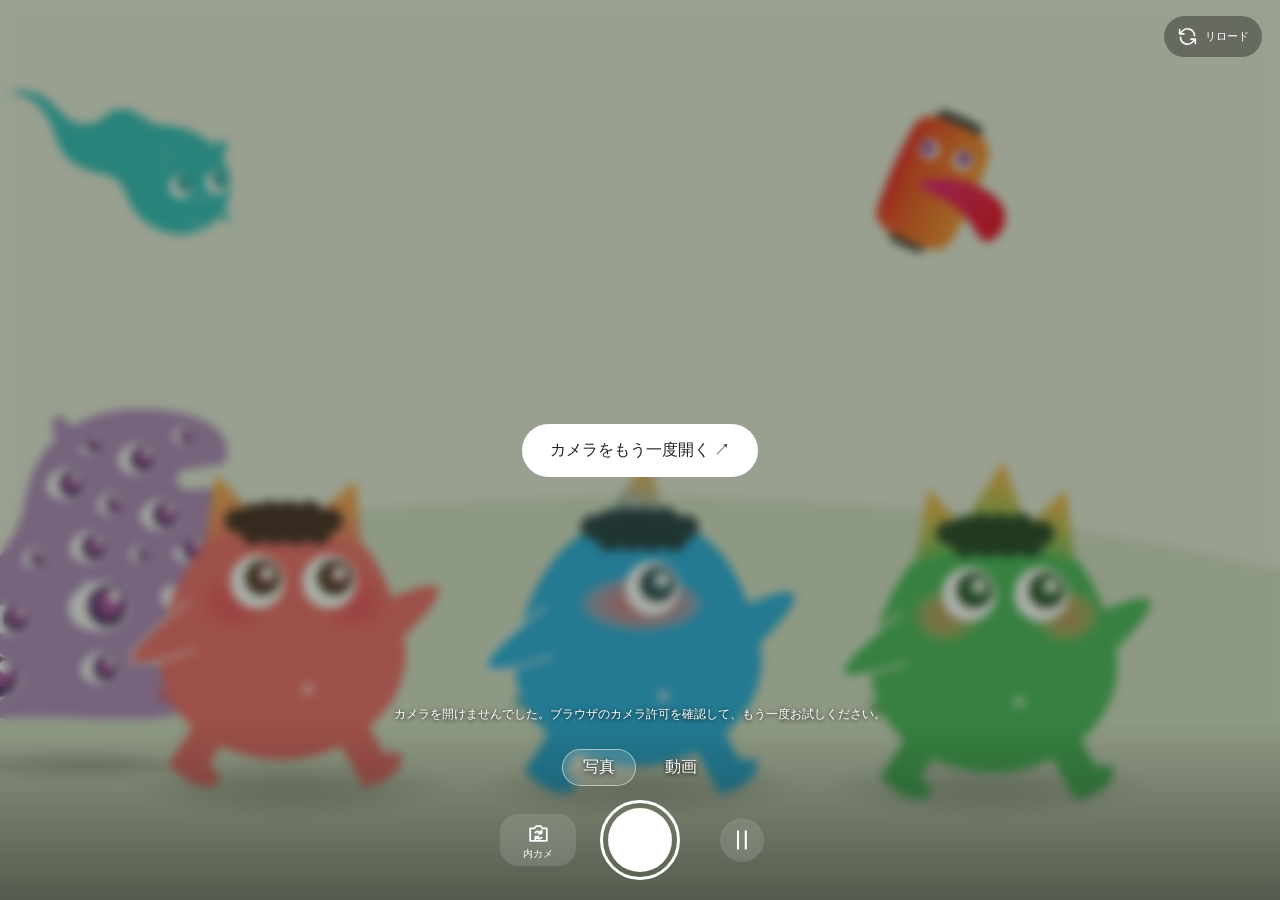
<file: index.html>
<!doctype html><html lang="ja"><head><meta charset="utf-8"><meta name="viewport" content="width=device-width,initial-scale=1,viewport-fit=cover"><title>駅ナカ南壁</title><link rel="stylesheet" href="style.css?v=17"></head><body><button id="reloadGuests" class="reroll" aria-label="妖怪を入れ替える"><svg viewBox="0 0 24 24" aria-hidden="true"><path d="M20 11a8 8 0 0 0-14-5L3 9m0-5v5h5M4 13a8 8 0 0 0 14 5l3-3m0 5v-5h-5"/></svg><span>リロード</span></button><video id="camera" autoplay muted playsinline hidden></video><main><section class="stage"><canvas id="view" aria-label="鬼と撮影するカメラ"></canvas><div id="welcome" style="display:none"><button id="start">カメラを開く</button></div><span id="timer" hidden>● 00:00</span></section><div id="status" role="status" aria-live="polite"></div><section class="controls"><div class="modes"><button class="active" data-mode="photo">写真</button><button data-mode="video">動画</button></div><div class="shutter-row"><button id="flip" class="round camera-switch" aria-label="内カメラに切り替える"><svg viewBox="0 0 24 24" aria-hidden="true"><path d="M4 7h4l2-2h4l2 2h4v12H4z"/><path d="M9 11a4 4 0 0 1 6 1m0-3v3h-3m3 4a4 4 0 0 1-6-1m0 3v-3h3"/></svg><span class="switch-label">内カメ</span></button><button id="shutter" aria-label="写真を撮る"><span></span></button><button id="motion" class="round" aria-label="動きを止める">Ⅱ</button></div><div hidden><input id="size" type="range" min="20" max="100" value="80"><input id="speed" type="range" min="70" max="300" value="170"></div></section></main><dialog id="result"><div class="result-head"><h2>プレビュー</h2><button id="close" class="round" aria-label="閉じる">×</button></div><div id="media"></div><p></p><button id="share">共有・保存</button><a id="download" download>ダウンロード ↓</a></dialog><script src="camera-source.js"></script><script src="yokai.js?v=19"></script><script src="app.js?v=17"></script></body></html>
</file>
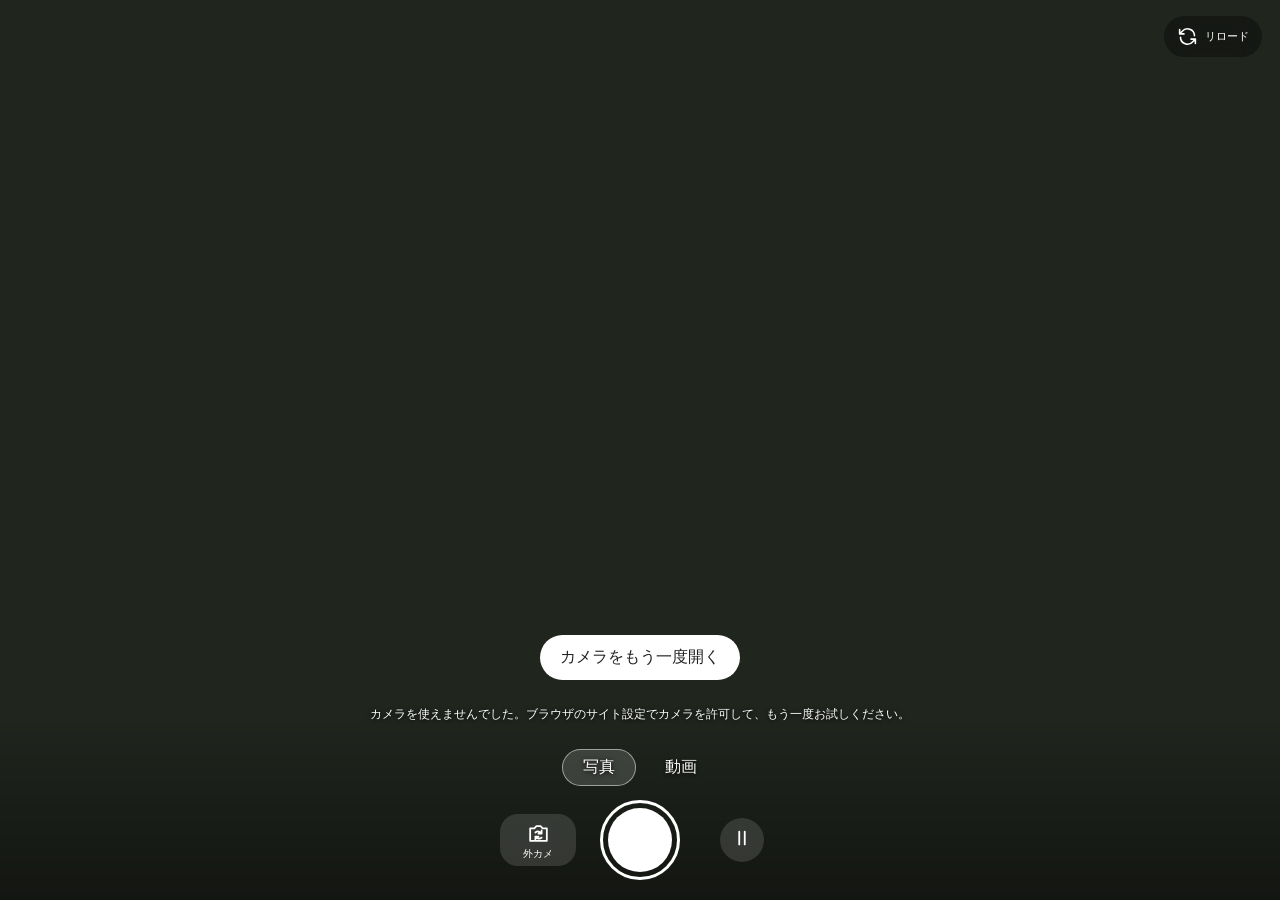
<file: selfie/index.html>
<!doctype html><html lang="ja"><head><meta charset="utf-8"><meta name="viewport" content="width=device-width,initial-scale=1,viewport-fit=cover"><meta name="theme-color" content="#20251e"><title>駅ナカ南壁｜内カメラ</title><link rel="stylesheet" href="../style.css?v=17"><style>
[hidden]{display:none!important}#cam,#gl{position:fixed;inset:0;width:100%;height:100%;display:block}#cam{object-fit:contain;background:#20251e}body.front #cam,body.front #gl{transform:scaleX(-1)}#gl{touch-action:none}#ui{position:fixed;inset:0;pointer-events:none}#status{position:absolute}#rec{position:absolute;top:calc(16px + env(safe-area-inset-top));left:18px;display:none;background:#eb4f60dd;padding:7px 11px;border-radius:14px;color:#fff;font-size:12px}#rec.on{display:block}#rec i{display:inline-block;width:8px;height:8px;margin-right:5px;border-radius:50%;background:white}#modes button[aria-pressed=true]{background:#ffffff25;border-color:#ffffff80}#shutter b{display:block;width:100%;height:100%;border-radius:50%;background:white}body.video #shutter b{background:#f45f68}body.recording #shutter b{border-radius:8px;transform:scale(.55)}#pause svg{width:22px;height:22px;stroke:currentColor;fill:none;stroke-width:2;stroke-linecap:round}#retryCamera{position:fixed;bottom:220px;left:50%;transform:translateX(-50%);border-radius:24px;padding:12px 20px;background:white;color:#222;z-index:4}.sheet{position:fixed;inset:0;z-index:5;background:#172515dd;display:grid;place-items:center;padding:24px}.sheet .inner{max-width:440px;width:100%;background:#f7f3e9;color:#303a2c;padding:22px;border-radius:25px}.media img,.media video{width:100%;max-height:60dvh;object-fit:contain;border-radius:15px}.btns{display:flex;gap:10px;justify-content:center;margin-top:16px}.primary,.ghost{border-radius:24px;padding:13px 20px;background:#263523;color:white}.ghost{background:#ddd;color:#222}.note{font-size:12px;text-align:center}
</style></head><body><button id="reloadGuests" class="reroll" aria-label="妖怪を入れ替える"><svg viewBox="0 0 24 24" aria-hidden="true"><path d="M20 11a8 8 0 0 0-14-5L3 9m0-5v5h5M4 13a8 8 0 0 0 14 5l3-3m0 5v-5h-5"/></svg><span>リロード</span></button><video id="cam" playsinline muted autoplay></video><canvas id="gl" aria-label="頭に鬼が乗る自撮りカメラ"></canvas><div id="ui"><div id="status" role="status" aria-live="polite"></div><div id="rec"><i></i><span id="recTime">0:00</span></div><span id="hint" hidden></span><section class="controls"><div class="modes" id="modes" role="group" aria-label="撮影モード"><button id="modePhoto" aria-pressed="true">写真</button><button id="modeVideo" aria-pressed="false">動画</button></div><div id="row" class="shutter-row"><button class="round camera-switch" id="flip" aria-label="外カメラに切り替える"><svg viewBox="0 0 24 24" aria-hidden="true"><path d="M4 7h4l2-2h4l2 2h4v12H4z"/><path d="M9 11a4 4 0 0 1 6 1m0-3v3h-3m3 4a4 4 0 0 1-6-1m0 3v-3h3"/></svg><span class="switch-label">外カメ</span></button><button id="shutter" aria-label="撮影"><b></b></button><button id="pause" class="round" aria-label="動きを止める"><svg id="pauseIco" viewBox="0 0 24 24"><path d="M9 5v14M15 5v14"/></svg></button></div></section></div><button id="recall" hidden></button><button id="retryCamera" hidden>カメラをもう一度開く</button><div id="flash" hidden></div><div id="result" class="sheet" role="dialog" aria-label="撮影プレビュー" hidden><div class="inner"><div class="media" id="resultMedia"></div><div class="btns"><button class="primary" id="shareBtn">保存・共有</button><button class="ghost" id="closeBtn">閉じる</button></div><p class="note" id="resultNote"></p></div></div><script src="../camera-source.js"></script><script type="module" src="app.js?v=18"></script></body></html>
</file>
<file: style.css>
*{box-sizing:border-box}html,body{margin:0;width:100%;height:100%;overflow:hidden;background:#20251e;font-family:Arial,sans-serif}button{font:inherit;color:white;cursor:pointer;border:0;-webkit-tap-highlight-color:transparent}main{position:relative;height:100dvh}.stage{position:absolute;inset:0;background:#dce4d3}canvas{width:100%;height:100%;display:block;touch-action:none}.controls{position:absolute;bottom:0;left:0;right:0;background:linear-gradient(transparent,#0006);padding:28px 18px calc(20px + env(safe-area-inset-bottom));pointer-events:none}.controls button{pointer-events:auto}.modes{display:flex;justify-content:center;gap:8px;margin-bottom:14px}.modes button{background:transparent;border:1px solid transparent;border-radius:20px;padding:7px 20px;text-shadow:0 1px 5px #000}.modes .active{background:#ffffff25;border-color:#ffffff80}.shutter-row{display:flex;justify-content:center;align-items:center;gap:48px}.round{width:44px;height:44px;border-radius:50%;background:#ffffff22;backdrop-filter:blur(12px);font-size:26px}#shutter{width:80px;height:80px;border:3px solid white;border-radius:50%;background:transparent;padding:5px}#shutter span{display:block;width:100%;height:100%;border-radius:50%;background:white}body.video #shutter span{background:#f45f68}body.recording #shutter span{border-radius:8px;transform:scale(.55)}.hint{position:absolute;top:calc(31px + env(safe-area-inset-top));left:18px;color:white;font-size:11px;text-shadow:0 1px 5px #000;pointer-events:none}#timer{position:absolute;top:65px;left:18px;background:#eb4f60dd;color:white;padding:7px 11px;border-radius:14px}#status{position:absolute;bottom:calc(177px + env(safe-area-inset-bottom));left:24px;right:24px;text-align:center;color:white;text-shadow:0 1px 5px #000;font-size:12px;pointer-events:none}#welcome{position:absolute;inset:0;display:flex;align-items:center;justify-content:center;background:#28352466;backdrop-filter:blur(5px)}#start,#share{border-radius:30px;background:white;color:#222;padding:16px 28px}dialog{border:0;border-radius:25px;padding:22px;width:min(92%,440px);max-height:90dvh;overflow:auto;background:#f7f3e9;color:#303a2c}dialog::backdrop{background:#172515aa}.result-head{display:flex;justify-content:space-between;align-items:center}dialog .round{background:#ddd;color:#222}h2{font-size:18px}#media img,#media video{width:100%;max-height:60dvh;object-fit:contain;border-radius:15px}#share{width:100%;background:#263523;color:white}#download{display:block;text-align:center;margin-top:17px;color:#526747;font-size:12px}button:disabled{opacity:.35}button:focus-visible,a:focus-visible{outline:3px solid #ed705f;outline-offset:3px}

.shutter-row{display:grid;grid-template-columns:76px 80px 76px;gap:24px;justify-items:center}
.camera-switch{width:76px;height:52px;border-radius:18px;display:flex;align-items:center;justify-content:center;gap:3px;flex-direction:column;font-size:10px}
.camera-switch svg{width:25px;height:25px;stroke:currentColor;fill:none;stroke-width:1.7;stroke-linecap:round;stroke-linejoin:round}
.switch-label{font-size:10px;line-height:1;white-space:nowrap}

.reroll{position:fixed;top:calc(16px + env(safe-area-inset-top));right:18px;z-index:3;display:flex;align-items:center;gap:7px;padding:10px 13px;border-radius:24px;background:#0005;backdrop-filter:blur(12px);color:white;font-size:11px}.reroll svg{width:21px;height:21px;fill:none;stroke:currentColor;stroke-width:1.8;stroke-linecap:round;stroke-linejoin:round}
</file>
